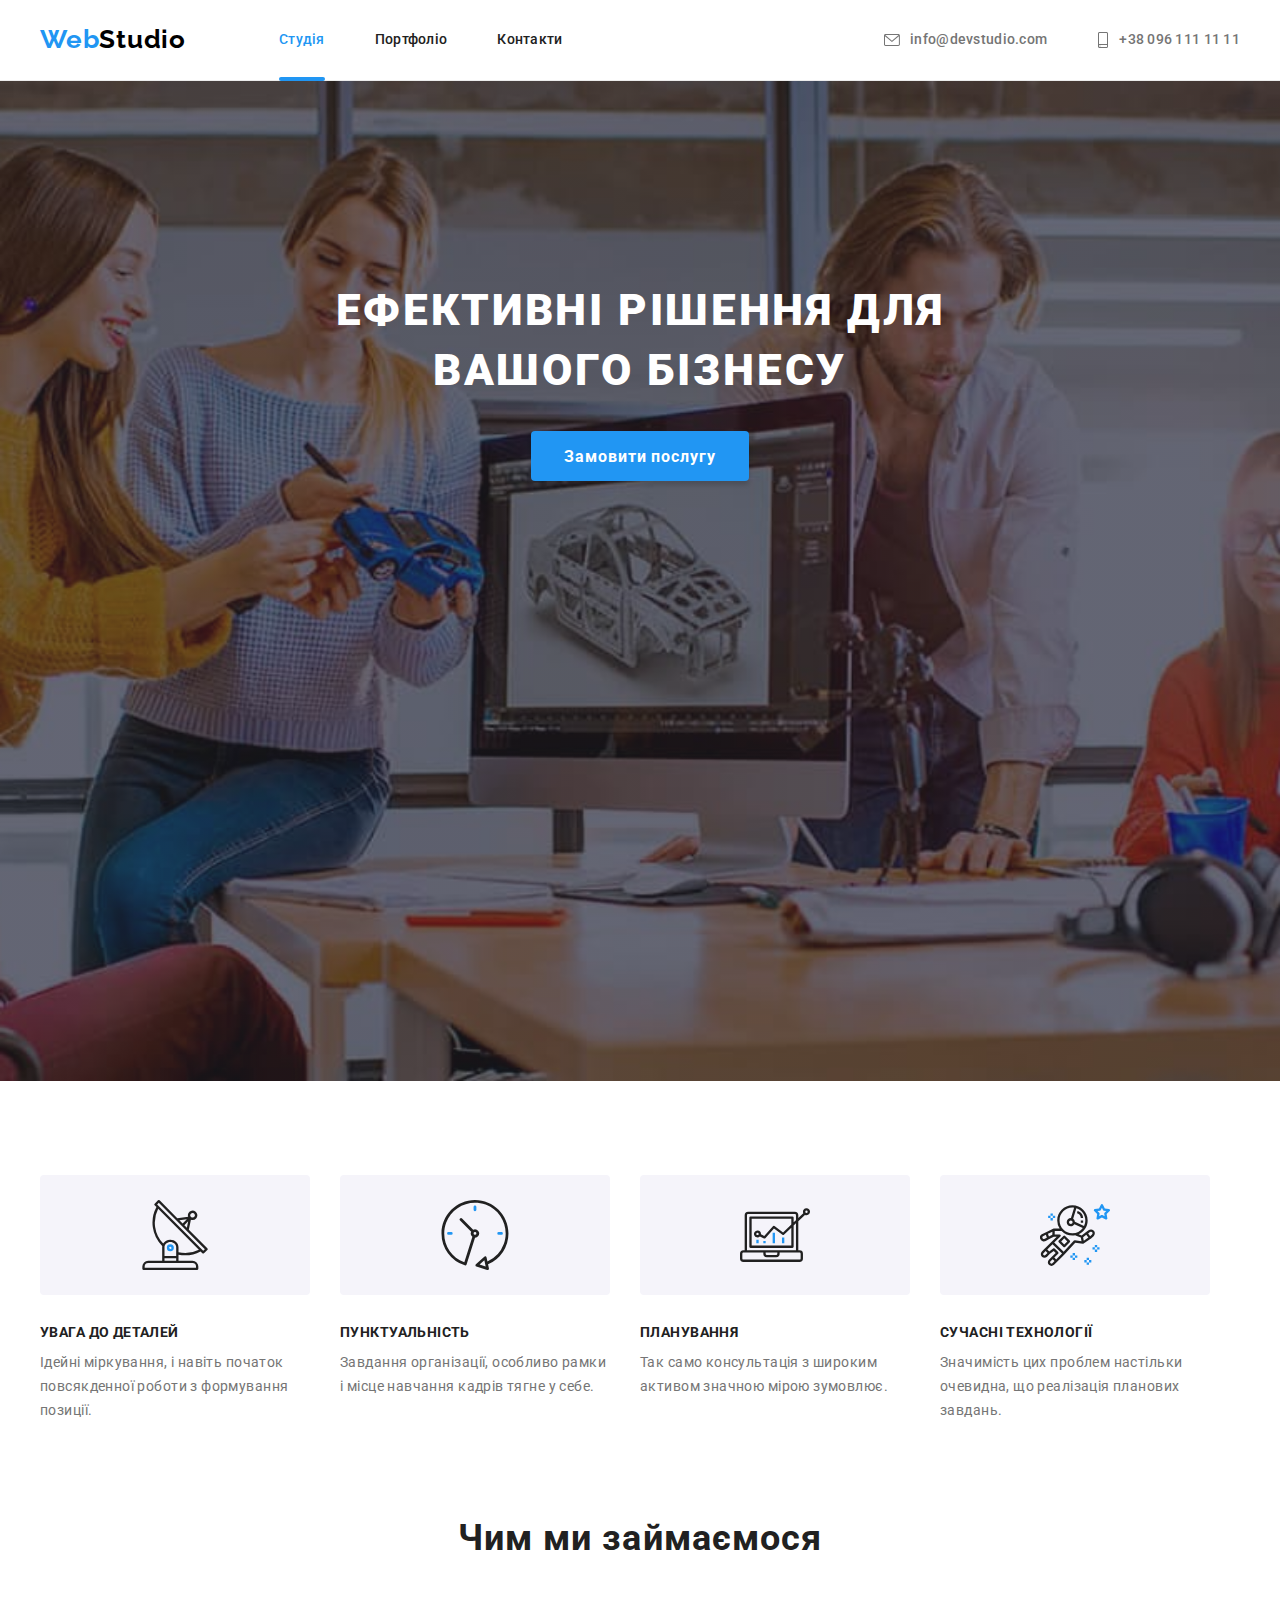
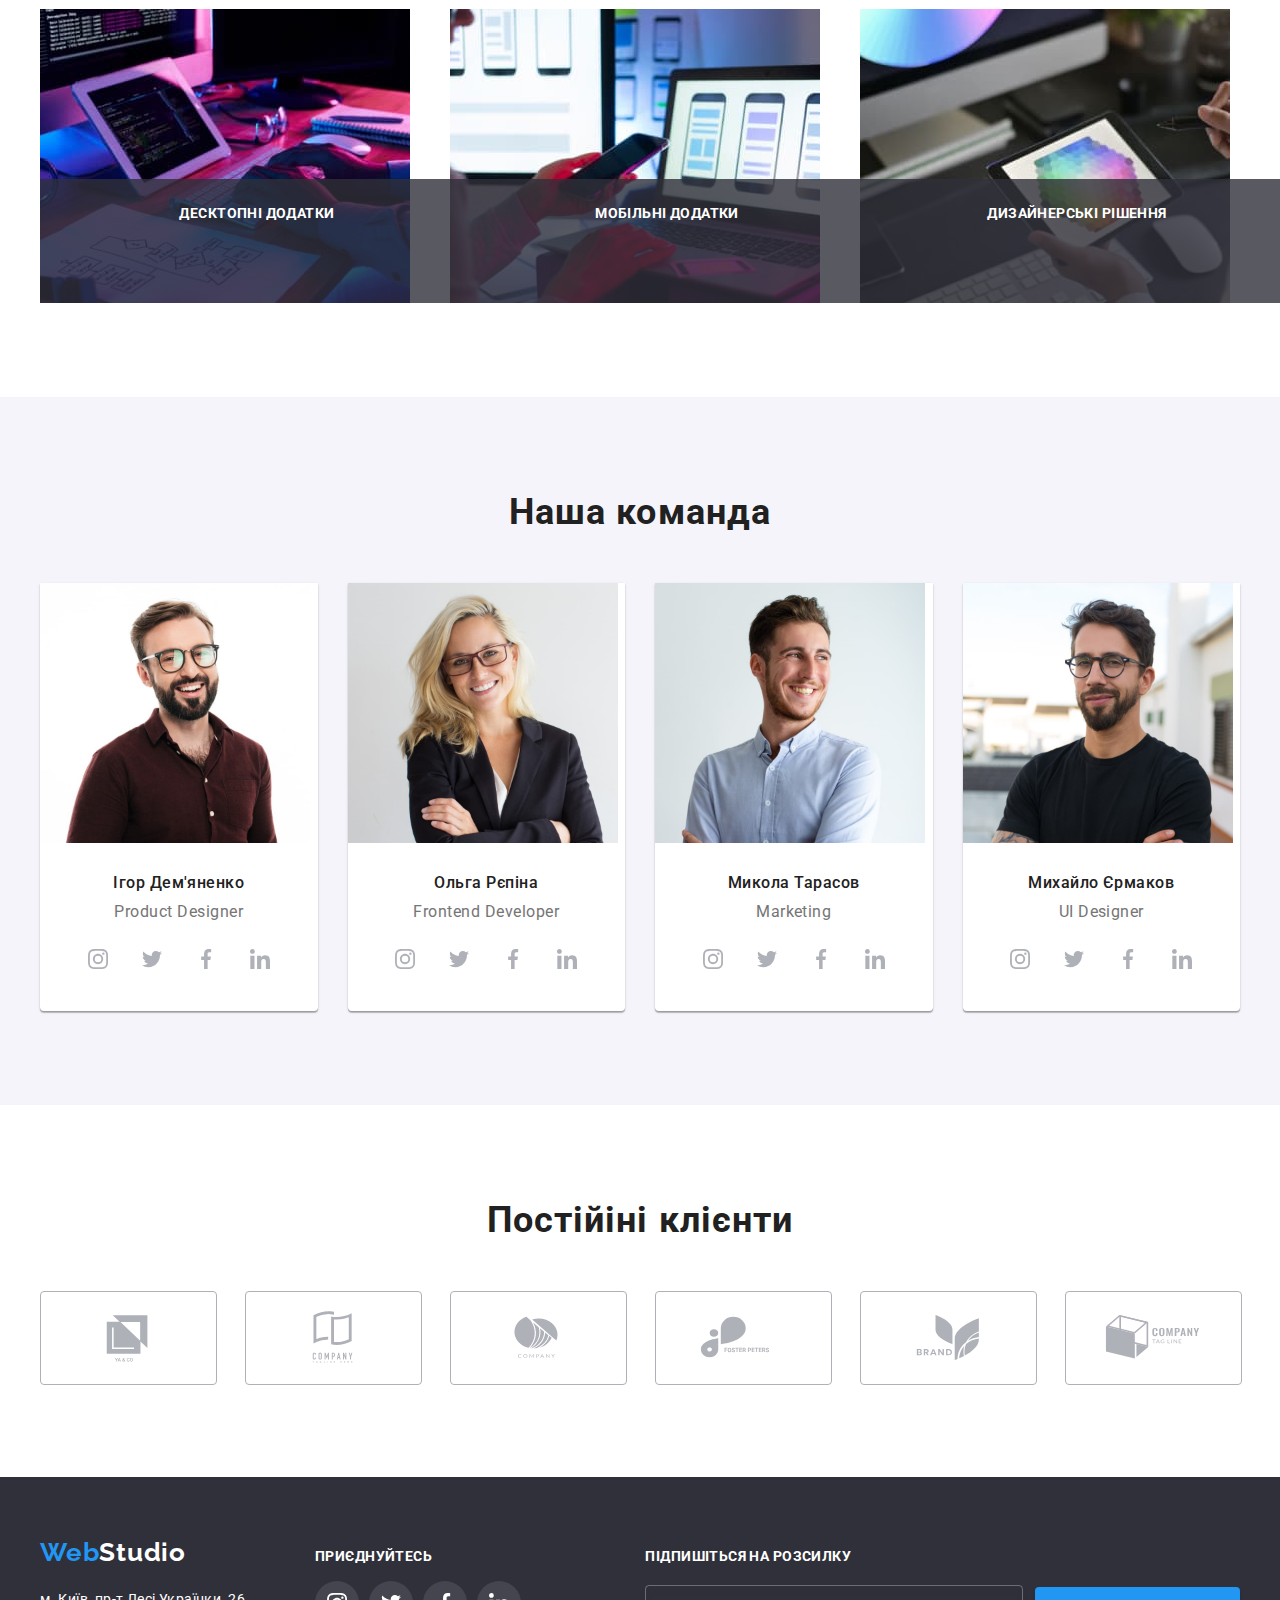
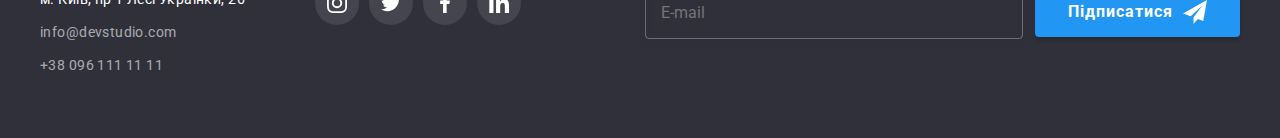
<file: index.html>
<!DOCTYPE html>
<html lang="uk">
  <head>
    <meta charset="UTF-8" />
    <meta http-equiv="X-UA-Compatible" content="IE=edge" />
    <meta name="viewport" content="width=device-width, initial-scale=1.0" />
    <title>Web</title>
    <link rel="preconnect" href="https://fonts.googleapis.com" />
    <link rel="preconnect" href="https://fonts.gstatic.com" crossorigin />
    <link
      href="https://fonts.googleapis.com/css2?family=Raleway:wght@700&family=Roboto:wght@400;500;700;900&display=swap"
      rel="stylesheet"
    />
    <link
      rel="stylesheet"
      href="https://cdnjs.cloudflare.com/ajax/libs/modern-normalize/1.1.0/modern-normalize.min.css"
      integrity="sha512-wpPYUAdjBVSE4KJnH1VR1HeZfpl1ub8YT/NKx4PuQ5NmX2tKuGu6U/JRp5y+Y8XG2tV+wKQpNHVUX03MfMFn9Q=="
      crossorigin="anonymous"
      referrerpolicy="no-referrer"
    />
    <!-- <link rel="stylesheet" href="./css/styles.css" /> -->
    <link rel="stylesheet" href="./css/main.min.css">
  </head>

  <body>
    <header class="header">
      <div class="container header__container">
        <nav class="navigation">
          <a class="logo navigation__logo link logo--margin-header" lang="en" href="./index.html"
            >Web<span class="accent accent--color-dark">Studio</span></a
          >
          <ul class="site-nav">
            <li class="site-nav__item">
              <a class="site-nav__link link current" href="./index.html">Студія</a>
            </li>
            <li class="site-nav__item">
              <a class="site-nav__link link" href="./portfolio.html">Портфоліо</a>
            </li>
            <li class="site-nav__item">
              <a class="site-nav__link link" href="#">Контакти</a>
            </li>
          </ul>
        </nav>
        <ul class="contacts header__contacts">
          <li>
            <a class="contacts__mail link" href="mailto:info@devstudio.com">
              <svg class="contacts__envelop" width="16" height="12">
                <use href="./img/symbol-defs.svg#icon-envelope"></use>
              </svg>
              info@devstudio.com</a
            >
          </li>
          <li>
            <a class="contacts__tel link" href="tel:+380961111111">
              <svg class="contacts__smartphone" width="12" height="16">
                <use href="./img/symbol-defs.svg#icon-smartphone"></use></svg
              >+38 096 111 11 11</a
            >
          </li>
        </ul>
      </div>
    </header>
    <main>
      <section class=" hero section ">
        <div class="container">
          <h1 class="hero__title">Ефективні рішення для вашого бізнесу</h1>
          <button class="btn" type="button" data-modal-open>
            Замовити послугу
          </button>
        </div>
      </section>
      <section class="benefits section">
        <div class="container">
          <h2 class="visually-hidden">Наші переваги</h2>
          <ul class="advantage card__list">
            <li class="card__list__item">
              <div class="card__list__graphics">
                <svg class="card__list__icon" width="70" height="70">
                  <use href="./img/symbol-defs.svg#icon-antenna"></use>
                </svg>
              </div>
              <h3 class="card__list__title">Увага до деталей</h3>
              <p class="card__list__text">
                Ідейні міркування, і навіть початок повсякденної роботи з
                формування позиції.
              </p>
            </li>
            <li class="card__list__item">
              <div class="card__list__graphics">
                <svg class="card__list__icon" width="70" height="70">
                  <use href="./img/symbol-defs.svg#icon-clock"></use>
                </svg>
              </div>
              <h3 class="card__list__title">Пунктуальність</h3>
              <p class="card__list__text">
                Завдання організації, особливо рамки і місце навчання кадрів
                тягне у себе.
              </p>
            </li>
            <li class="card__list__item">
              <div class="card__list__graphics">
                <svg class="card__list__icon" width="70" height="70">
                  <use href="./img/symbol-defs.svg#icon-diagram"></use>
                </svg>
              </div>
              <h3 class="card__list__title">Планування</h3>
              <p class="card__list__text">
                Так само консультація з широким активом значною мірою зумовлює.
              </p>
            </li>
            <li class="card__list__item">
              <div class="card__list__graphics">
                <svg class="card__list__icon" width="70" height="70">
                  <use href="./img/symbol-defs.svg#icon-astronaut"></use>
                </svg>
              </div>
              <h3 class="card__list__title">Сучасні технології</h3>
              <p class="card__list__text">
                Значимість цих проблем настільки очевидна, що реалізація
                планових завдань.
              </p>
            </li>
          </ul>
        </div>
      </section>
      <section class="work__section section ">
        <div class="container">
          <h2 class="section-title">Чим ми займаємося</h2>
          <ul class="product">
            <li class="product__item">
              <img
                src="./img/img1.jpg"
                alt="створення структури"
                width="370"
                height="294"
              />
              <h3 class="product__title">Десктопні додатки</h3>
            </li>
            <li class="product__item">
              <img
                src="img/img2.jpg"
                alt="робота з ноутбуком та телефоном"
                width="370"
                height="294"
              />
              <h3 class="product__title">Мобільні додатки</h3>
            </li>
            <li class="product__item">
              <img
                src="img/img3.jpg"
                alt="робота з планшетом"
                width="370"
                height="294"
              />
              <h3 class="product__title">Дизайнерські рішення</h3>
            </li>
          </ul>
        </div>
      </section>
      <section class="crew section">
        <div class="container">
          <h2 class="section-title">Наша команда</h2>
          <ul class="person person__list">
            <li class="person__list__item">
              <img
                src="img/person1.jpg"
                alt="наші працівники"
                width="270"
                height="260"
              />
              <div class="person__list__card">
                <h3 class="person__list__member">Ігор Дем'яненко</h3>
                <p class="person__list__position" lang="en">Product Designer</p>
                <ul class=" social social__list">
                  <li>
                    <a class="social__link" href="#">
                      <svg class="social__icon" width="20" height="20">
                        <use href="./img/symbol-defs.svg#icon-instagram"></use>
                      </svg>
                    </a>
                  </li>
                  <li>
                    <a class="social__link" href="#">
                      <svg class="social__icon" width="20" height="20">
                        <use href="./img/symbol-defs.svg#icon-twitter"></use>
                      </svg>
                    </a>
                  </li>
                  <li>
                    <a class="social__link" href="#">
                      <svg class="social__icon" width="20" height="20">
                        <use href="./img/symbol-defs.svg#icon-facebook"></use>
                      </svg>
                    </a>
                  </li>
                  <li>
                    <a class="social__link" href="#">
                      <svg class="social__icon" width="20" height="20">
                        <use href="./img/symbol-defs.svg#icon-linkedin"></use>
                      </svg>
                    </a>
                  </li>
                </ul>
              </div>
            </li>
            <li class="person__list__item">
              <img
                src="img/person2.jpg"
                alt="наші працівники"
                width="270"
                height="260"
              />
              <div class="person__list__card">
                <h3 class="person__list__member">Ольга Рєпіна</h3>
                <p class="person__list__position" lang="en">Frontend Developer</p>
                <ul class="social social__list">
                  <li>
                    <a class="social__link" href="#">
                      <svg class="social__icon" width="20" height="20">
                        <use href="./img/symbol-defs.svg#icon-instagram"></use>
                      </svg>
                    </a>
                  </li>
                  <li>
                    <a class="social__link" href="#">
                      <svg class="social__icon" width="20" height="20">
                        <use href="./img/symbol-defs.svg#icon-twitter"></use>
                      </svg>
                    </a>
                  </li>
                  <li>
                    <a class="social__link" href="#">
                      <svg class="social__icon" width="20" height="20">
                        <use href="./img/symbol-defs.svg#icon-facebook"></use>
                      </svg>
                    </a>
                  </li>
                  <li>
                    <a class="social__link" href="#">
                      <svg class="social__icon" width="20" height="20">
                        <use href="./img/symbol-defs.svg#icon-linkedin"></use>
                      </svg>
                    </a>
                  </li>
                </ul>
              </div>
            </li>
            <li class="person__list__item">
              <img
                src="img/person3.jpg"
                alt="наші працівники"
                width="270"
                height="260"
              />
              <div class="person__list__card">
                <h3 class="person__list__member">Микола Тарасов</h3>
                <p class="person__list__position" lang="en">Marketing</p>
                <ul class="social social__list">
                  <li>
                    <a class="social__link" href="#">
                      <svg class="social__icon" width="20" height="20">
                        <use href="./img/symbol-defs.svg#icon-instagram"></use>
                      </svg>
                    </a>
                  </li>
                  <li>
                    <a class="social__link" href="#">
                      <svg class="social__icon" width="20" height="20">
                        <use href="./img/symbol-defs.svg#icon-twitter"></use>
                      </svg>
                    </a>
                  </li>
                  <li>
                    <a class="social__link" href="#">
                      <svg class="social__icon" width="20" height="20">
                        <use href="./img/symbol-defs.svg#icon-facebook"></use>
                      </svg>
                    </a>
                  </li>
                  <li>
                    <a class="social__link" href="#">
                      <svg class="social__icon" width="20" height="20">
                        <use href="./img/symbol-defs.svg#icon-linkedin"></use>
                      </svg>
                    </a>
                  </li>
                </ul>
              </div>
            </li>
            <li class="person__list__item">
              <img
                src="img/person4.jpg"
                alt="наші працівники"
                width="270"
                height="260"
              />
              <div class="person__list__card">
                <h3 class="person__list__member">Михайло Єрмаков</h3>
                <p class="person__list__position" lang="en">UI Designer</p>
                <ul class="social social__list">
                  <li>
                    <a class="social__link" href="#">
                      <svg class="social__icon" width="20" height="20">
                        <use href="./img/symbol-defs.svg#icon-instagram"></use>
                      </svg>
                    </a>
                  </li>
                  <li>
                    <a class="social__link" href="#">
                      <svg class="social__icon" width="20" height="20">
                        <use href="./img/symbol-defs.svg#icon-twitter"></use>
                      </svg>
                    </a>
                  </li>
                  <li>
                    <a class="social__link" href="#">
                      <svg class="social__icon" width="20" height="20">
                        <use href="./img/symbol-defs.svg#icon-facebook"></use>
                      </svg>
                    </a>
                  </li>
                  <li>
                    <a class="social__link" href="#">
                      <svg class="social__icon" width="20" height="20">
                        <use href="./img/symbol-defs.svg#icon-linkedin"></use>
                      </svg>
                    </a>
                  </li>
                </ul>
              </div>
            </li>
          </ul>
        </div>
      </section>
      <section class="section customers">
        <div class="container">
          <h2 class="clients-title section-title">Постійіні клієнти</h2>
          <ul class="clients clients__list">
            <li class="clients__item">
              <a class="clients__link" href="#">
                <svg class="clients__logo" width="106" height="60">
                  <use href="./img/symbol-defs.svg#icon-logo-1"></use>
                </svg>
              </a>
            </li>
            <li class="clients__item">
              <a class="clients__link" href="#">
                <svg class="clients__logo" width="106" height="60">
                  <use href="./img/symbol-defs.svg#icon-logo-2"></use>
                </svg>
              </a>
            </li>
            <li class="clients__item">
              <a class="clients__link" href="#">
                <svg class="clients__logo" width="106" height="60">
                  <use href="./img/symbol-defs.svg#icon-logo-3"></use>
                </svg>
              </a>
            </li>
            <li class="clients__item">
              <a class="clients__link" href="#">
                <svg class="clients__logo" width="106" height="60">
                  <use href="./img/symbol-defs.svg#icon-logo-4"></use>
                </svg>
              </a>
            </li>
            <li class="clients__item">
              <a class="clients__link" href="#">
                <svg class="clients__logo" width="106" height="60">
                  <use href="./img/symbol-defs.svg#icon-logo-5"></use>
                </svg>
              </a>
            </li>
            <li class="clients__item">
              <a class="clients__link" href="#">
                <svg class="clients__logo" width="106" height="60">
                  <use href="./img/symbol-defs.svg#icon-logo-6"></use>
                </svg>
              </a>
            </li>
          </ul>
        </div>
      </section>
    </main>
    <footer class="footer">
      <div class="container footer-container">
        <div class="main-part">
          <a class="logo link logo--margin-footer" lang="en" href="./index.html"
            >Web<span class="accent accent--color-light">Studio</span></a
          >
          <address class="address">
            <ul>
              <li class="footer-item">
                <a
                  class="footer-location place link"
                  href="https://goo.gl/maps/qjkYtsCH6BRkbTAi8"
                  target="_blank"
                  rel="noopener noreferrer nofollow"
                  >м. Київ, пр-т Лесі Українки, 26</a
                >
              </li>
              <li class="footer-item">
                <a class="footer-mail link" href="mailto:info@devstudio.com"
                  >info@devstudio.com</a
                >
              </li>
              <li class="footer-item">
                <a class="footer-tel link" href="tel:+380961111111"
                  >+38 096 111 11 11</a
                >
              </li>
            </ul>
          </address>
        </div>
        <div class=" social footer__social">
          <p class="social__text">приєднуйтесь</p>
          <ul class="social__list">
            <li>
              <a class="social__link socials" href="#">
                <svg class="social__icon" width="20" height="20">
                  <use href="./img/symbol-defs.svg#icon-instagram"></use>
                </svg>
              </a>
            </li>
            <li>
              <a class="social__link socials" href="#">
                <svg class="social__icon" width="20" height="20">
                  <use href="./img/symbol-defs.svg#icon-twitter"></use>
                </svg>
              </a>
            </li>
            <li>
              <a class="social__link socials" href="#">
                <svg class="social__icon" width="20" height="20">
                  <use href="./img/symbol-defs.svg#icon-facebook"></use>
                </svg>
              </a>
            </li>
            <li>
              <a class="social__link socials" href="#">
                <svg class="social__icon" width="20" height="20">
                  <use href="./img/symbol-defs.svg#icon-linkedin"></use>
                </svg>
              </a>
            </li>
          </ul>
        </div>
        <div class="subscription">
          <p class="subs-text">Підпишіться на розсилку</p>
          <form class="footer-form">
            <label class="footer-label">
              <input class="footer-input" type="email" name="mail"
              placeholder=" " />
              <span class="footer-mail-label">E-mail</span>
            </label>
            <button class="btn subs-bt" type="submit">
              <span class="subs-bt-text">Підписатися</span>
              <svg class="send-icon" width="24" height="24">
                <use href="./img/symbol-defs.svg#icon-send-footer"></use>
              </svg>
            </button>
          </form>
        </div>
      </div>
    </footer>
    <div class="backdrop is-hidden" data-modal>
      <div class="modal">
        <button data-modal-close type="button" class="modal-bt">
          <svg class="modal-close" width="18" height="18">
            <use href="./img/symbol-defs.svg#icon-close"></use>
          </svg>
        </button>
        <b class="form-title">Залиште свої дані, ми вам передзвонимо</b>
        <form>
          <div class="form-field">
            <label class="form-label" for="name">Ім'я</label>
            <input class="form-input" type="text" name="name" id="name" />
            <svg class="modal-input-icon" width="18" height="18">
              <use href="./img/symbol-defs.svg#icon-person-modal"></use>
            </svg>
          </div>

          <div class="form-field">
            <label class="form-label" for="tel">Телефон</label>
            <input class="form-input" type="tel" name="tel" id="tel" required />
            <svg class="modal-input-icon" width="18" height="18">
              <use href="./img/symbol-defs.svg#icon-phone-modal"></use>
            </svg>
          </div>

          <div class="form-field">
            <label class="form-label" for="mail">Пошта</label>
            <input
              class="form-input"
              type="email"
              name="mail"
              id="mail"
              required
            />
            <svg class="modal-input-icon" width="18" height="18">
              <use href="./img/symbol-defs.svg#icon-email-modal"></use>
            </svg>
          </div>

          <div class="form-field">
            <label class="form-label" for="coment">Коментар</label>
            <textarea
              class="form-coment"
              name="coment"
              id="coment"
              placeholder="Введіть текст"
            ></textarea>
          </div>

          <div class="form-field form-checkbox">
            <label class="label-checkbox">
              <input
                class="checkbox visually-hidden"
                type="checkbox"
                name="confirm"
                value="confirm"
              />
              <span class="icon-confirm">
                <svg class="icon-check" width="16" height="15">
                 <use href="./img/symbol-defs.svg#icon-check-modal">
                 </use>
                </svg>
              </span>
              Погоджуюся з розсилкою та приймаю
            </label>
            <a class="contract-modal" href="#">Умови договору</a>
          </div>

          <button class="btn hero-bt-modal" type="submit">Відправити</button>
        </form>
      </div>
    </div>
    <script src="./js/modal.js"></script>
  </body>
</html>
</file>
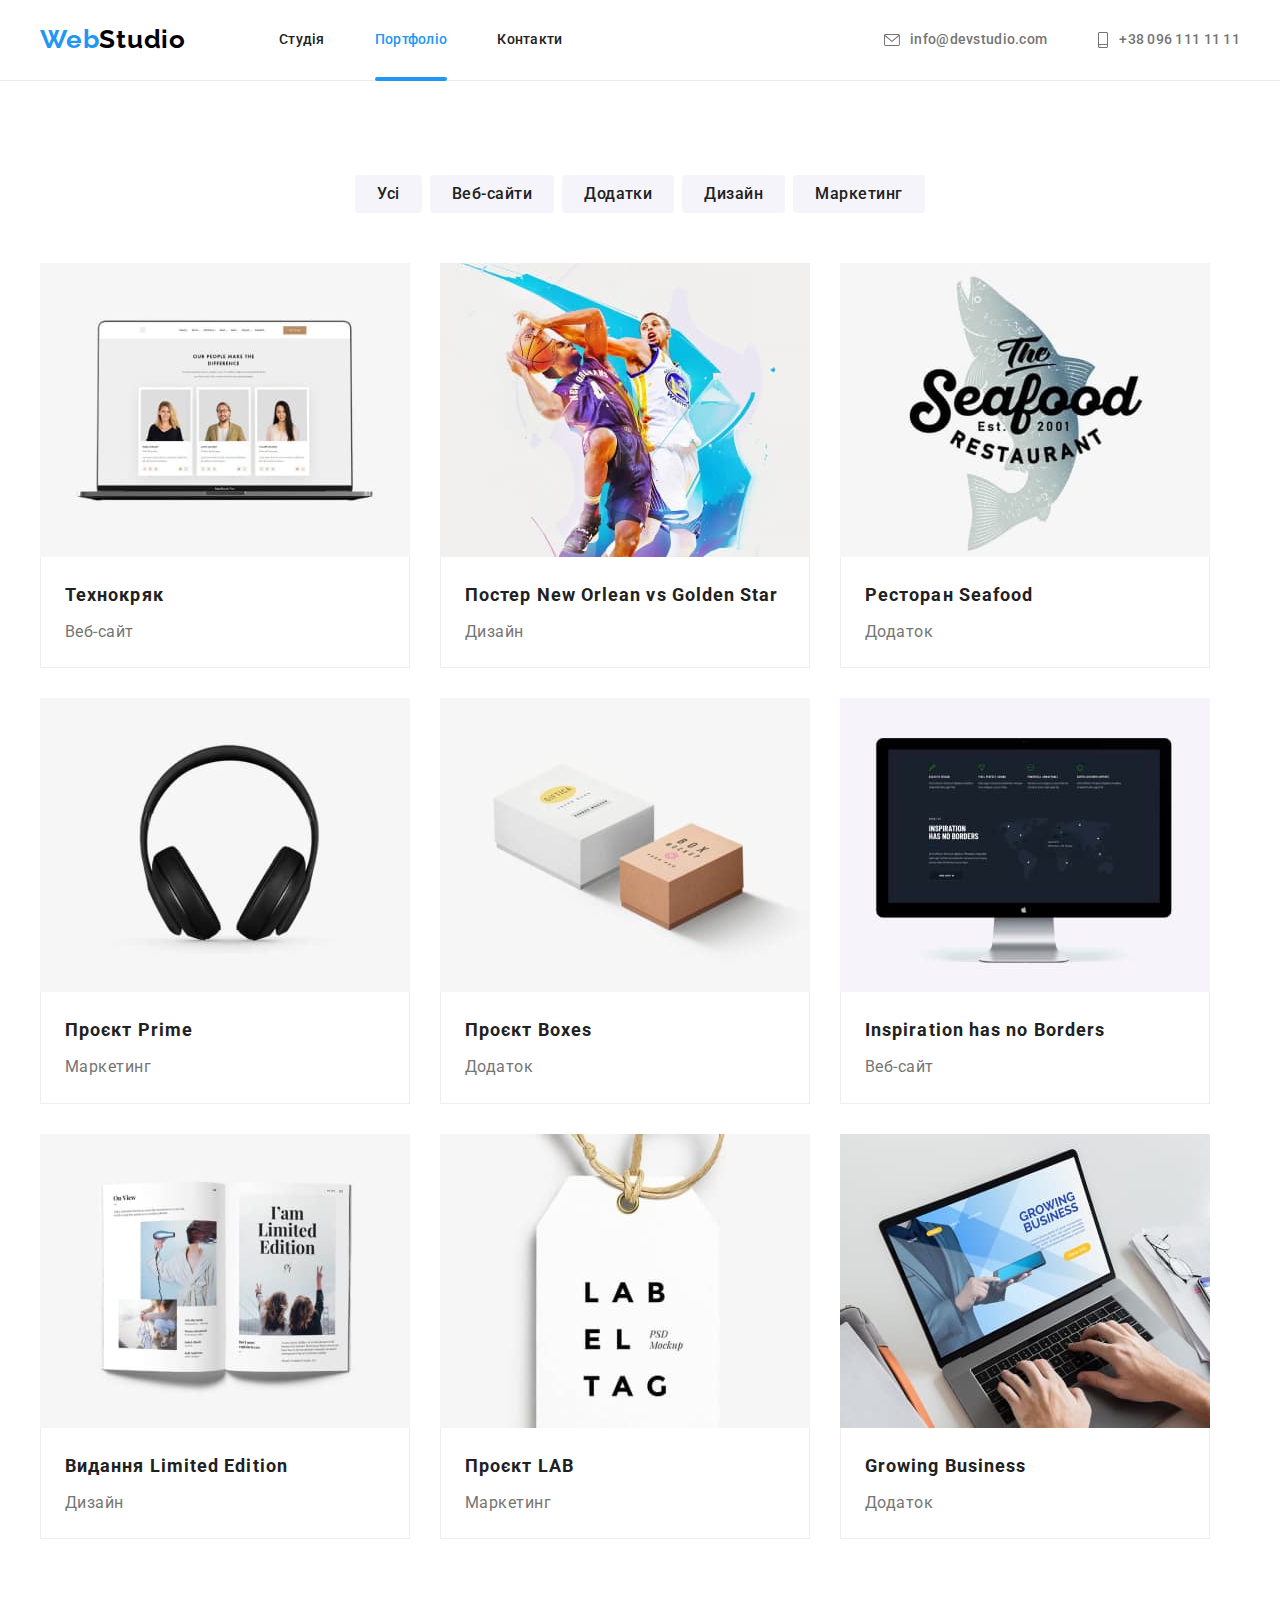
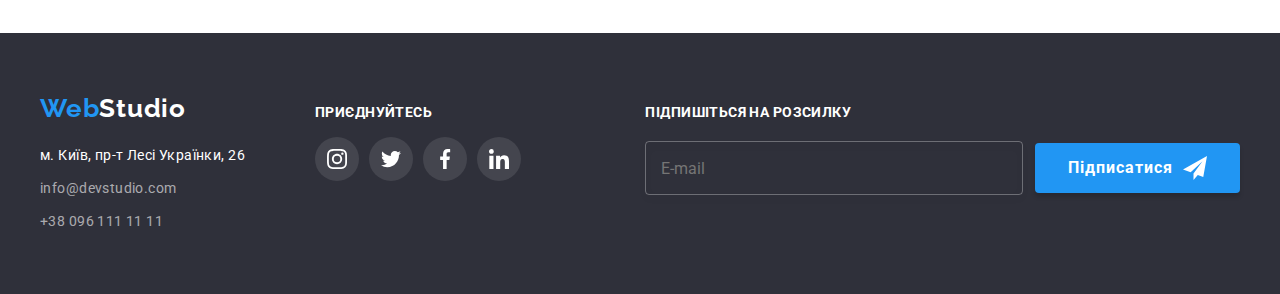
<file: portfolio.html>
<!DOCTYPE html>
<html lang="uk">
  <head>
    <meta charset="UTF-8" />
    <meta http-equiv="X-UA-Compatible" content="IE=edge" />
    <meta name="viewport" content="width=device-width, initial-scale=1.0" />
    <title>Web</title>
    <link rel="preconnect" href="https://fonts.googleapis.com" />
    <link rel="preconnect" href="https://fonts.gstatic.com" crossorigin />
    <link
      href="https://fonts.googleapis.com/css2?family=Raleway:wght@700&family=Roboto:wght@400;500;700;900&display=swap"
      rel="stylesheet"
    />
    <link
      rel="stylesheet"
      href="https://cdnjs.cloudflare.com/ajax/libs/modern-normalize/1.1.0/modern-normalize.min.css"
      integrity="sha512-wpPYUAdjBVSE4KJnH1VR1HeZfpl1ub8YT/NKx4PuQ5NmX2tKuGu6U/JRp5y+Y8XG2tV+wKQpNHVUX03MfMFn9Q=="
      crossorigin="anonymous"
      referrerpolicy="no-referrer"
    />
    <!-- <link rel="stylesheet" href="./css/styles.css" /> -->
    <link rel="stylesheet" href="./css/main.min.css">
  </head>

  <body>
    <header class="header">
      <div class="container header__container">
        <nav class="navigation">
          <a class="logo navigation__logo link logo--margin-header" lang="en" href="./index.html">Web<span
              class="accent accent--color-dark">Studio</span></a>
          <ul class="site-nav">
            <li class="site-nav__item">
              <a class="site-nav__link link " href="./index.html">Студія</a>
            </li>
            <li class="site-nav__item">
              <a class="site-nav__link link current" href="./portfolio.html">Портфоліо</a>
            </li>
            <li class="site-nav__item">
              <a class="site-nav__link link" href="#">Контакти</a>
            </li>
          </ul>
        </nav>
        <ul class="contacts header__contacts">
          <li>
            <a class="contacts__mail link" href="mailto:info@devstudio.com">
              <svg class="contacts__envelop" width="16" height="12">
                <use href="./img/symbol-defs.svg#icon-envelope"></use>
              </svg>
              info@devstudio.com</a>
          </li>
          <li>
            <a class="contacts__tel link" href="tel:+380961111111">
              <svg class="contacts__smartphone" width="12" height="16">
                <use href="./img/symbol-defs.svg#icon-smartphone"></use>
              </svg>+38 096 111 11 11</a>
          </li>
        </ul>
      </div>
    </header>

    <main>
      <section class="section">
        <div class="container">
          <h1 class="visually-hidden">Наші пропозиції</h1>
          <!--switch-->
          <ul class="filter-list">
            <li><button class="filter-bt" type="button">Усі</button></li>
            <li><button class="filter-bt" type="button">Веб-сайти</button></li>
            <li><button class="filter-bt" type="button">Додатки</button></li>
            <li><button class="filter-bt" type="button">Дизайн</button></li>
            <li><button class="filter-bt" type="button">Маркетинг</button></li>
          </ul>
          <!--pictures-->
          <ul class="project-list">
            <li class="project-item">
              <a class="project-link" href="#">
                <div class="hidden-card">
                  <img
                    src="./img/advert-1.jpg"
                    alt="екран ноутбуку"
                    width="370"
                  />
                  <p class="hidden-text">
                    Ресурс пропонує комплексні пропозиції з різним рівнем
                    функціоналу та сервісів. Все це дозволить відвідувачу
                    отримати вичерпні відомості про компанію чи приватну особу.
                  </p>
                </div>
                <div class="project-card">
                  <h2 class="project-title">Технокряк</h2>
                  <p class="project-text">Веб-сайт</p>
                </div>
              </a>
            </li>
            <li class="project-item">
              <a class="project-link" href="#">
                <div class="hidden-card">
                  <img
                    src="./img/advert-2.jpg"
                    alt="баскетболісти"
                    width="370"
                  />
                  <p class="hidden-text">
                    Ресурс пропонує комплексні пропозиції з різним рівнем
                    функціоналу та сервісів. Все це дозволить відвідувачу
                    отримати вичерпні відомості про компанію чи приватну особу.
                  </p>
                </div>
                <div class="project-card">
                  <h2 class="project-title">
                    Постер New Orlean vs Golden Star
                  </h2>
                  <p class="project-text">Дизайн</p>
                </div>
              </a>
            </li>
            <li class="project-item">
              <a class="project-link" href="#">
                <div class="hidden-card">
                  <img
                    src="./img/advert-3.jpg"
                    alt="реклама ресторану"
                    width="370"
                  />
                  <p class="hidden-text">
                    Ресурс пропонує комплексні пропозиції з різним рівнем
                    функціоналу та сервісів. Все це дозволить відвідувачу
                    отримати вичерпні відомості про компанію чи приватну особу.
                  </p>
                </div>
                <div class="project-card">
                  <h2 class="project-title">Ресторан Seafood</h2>
                  <p class="project-text">Додаток</p>
                </div>
              </a>
            </li>
            <li class="project-item">
              <a class="project-link" href="#"
                ><div class="hidden-card">
                  <img src="./img/advert-4.jpg" alt="навушники" width="370" />
                  <p class="hidden-text">
                    Ресурс пропонує комплексні пропозиції з різним рівнем
                    функціоналу та сервісів. Все це дозволить відвідувачу
                    отримати вичерпні відомості про компанію чи приватну особу.
                  </p>
                </div>
                <div class="project-card">
                  <h2 class="project-title">Проєкт Prime</h2>
                  <p class="project-text">Маркетинг</p>
                </div>
              </a>
            </li>
            <li class="project-item">
              <a class="project-link" href="#">
                <div class="hidden-card">
                  <img src="./img/advert-5.jpg" alt="коробочки" width="370" />
                  <p class="hidden-text">
                    Ресурс пропонує комплексні пропозиції з різним рівнем
                    функціоналу та сервісів. Все це дозволить відвідувачу
                    отримати вичерпні відомості про компанію чи приватну особу.
                  </p>
                </div>
                <div class="project-card">
                  <h2 class="project-title">Проєкт Boxes</h2>
                  <p class="project-text">Додаток</p>
                </div>
              </a>
            </li>
            <li class="project-item">
              <a class="project-link" href="#"
                ><div class="hidden-card">
                  <img src="./img/advert-6.jpg" alt=" монітор" width="370" />
                  <p class="hidden-text">
                    Ресурс пропонує комплексні пропозиції з різним рівнем
                    функціоналу та сервісів. Все це дозволить відвідувачу
                    отримати вичерпні відомості про компанію чи приватну особу.
                  </p>
                </div>
                <div class="project-card">
                  <h2 class="project-title">Inspiration has no Borders</h2>
                  <p class="project-text">Веб-сайт</p>
                </div>
              </a>
            </li>
            <li class="project-item">
              <a class="project-link" href="#">
                <div class="hidden-card">
                  <img src="./img/advert-7.jpg" alt="книга" width="370" />
                  <p class="hidden-text">
                    Ресурс пропонує комплексні пропозиції з різним рівнем
                    функціоналу та сервісів. Все це дозволить відвідувачу
                    отримати вичерпні відомості про компанію чи приватну особу.
                  </p>
                </div>
                <div class="project-card">
                  <h2 class="project-title">Видання Limited Edition</h2>
                  <p class="project-text">Дизайн</p>
                </div>
              </a>
            </li>
            <li class="project-item">
              <a class="project-link" href="#">
                <div class="hidden-card">
                  <img src="./img/advert-8.jpg" alt="бірка" width="370" />
                  <p class="hidden-text">
                    Ресурс пропонує комплексні пропозиції з різним рівнем
                    функціоналу та сервісів. Все це дозволить відвідувачу
                    отримати вичерпні відомості про компанію чи приватну особу.
                  </p>
                </div>
                <div class="project-card">
                  <h2 class="project-title">Проєкт LAB</h2>
                  <p class="project-text">Маркетинг</p>
                </div>
              </a>
            </li>
            <li class="project-item">
              <a class="project-link" href="#">
                <div class="hidden-card">
                  <img
                    src="./img/advert-9.jpg"
                    alt="робота за ноутбуком"
                    width="370"
                  />
                  <p class="hidden-text">
                    Ресурс пропонує комплексні пропозиції з різним рівнем
                    функціоналу та сервісів. Все це дозволить відвідувачу
                    отримати вичерпні відомості про компанію чи приватну особу.
                  </p>
                </div>
                <div class="project-card">
                  <h2 class="project-title">Growing Business</h2>
                  <p class="project-text">Додаток</p>
                </div>
              </a>
            </li>
          </ul>
        </div>
      </section>
    </main>
    <footer class="footer">
<div class="container footer-container">
  <div class="main-part">
    <a class="logo link logo--margin-footer" lang="en" href="./index.html">Web<span class="accent accent--color-light">Studio</span></a>
    <address class="address">
      <ul>
        <li class="footer-item">
          <a class="footer-location place link" href="https://goo.gl/maps/qjkYtsCH6BRkbTAi8" target="_blank"
            rel="noopener noreferrer nofollow">м. Київ, пр-т Лесі Українки, 26</a>
        </li>
        <li class="footer-item">
          <a class="footer-mail link" href="mailto:info@devstudio.com">info@devstudio.com</a>
        </li>
        <li class="footer-item">
          <a class="footer-tel link" href="tel:+380961111111">+38 096 111 11 11</a>
        </li>
      </ul>
    </address>
  </div>
  <div class=" social footer__social">
    <p class="social__text">приєднуйтесь</p>
    <ul class="social__list">
      <li>
        <a class="social__link socials" href="#">
          <svg class="social__icon" width="20" height="20">
            <use href="./img/symbol-defs.svg#icon-instagram"></use>
          </svg>
        </a>
      </li>
      <li>
        <a class="social__link socials" href="#">
          <svg class="social__icon" width="20" height="20">
            <use href="./img/symbol-defs.svg#icon-twitter"></use>
          </svg>
        </a>
      </li>
      <li>
        <a class="social__link socials" href="#">
          <svg class="social__icon" width="20" height="20">
            <use href="./img/symbol-defs.svg#icon-facebook"></use>
          </svg>
        </a>
      </li>
      <li>
        <a class="social__link socials" href="#">
          <svg class="social__icon" width="20" height="20">
            <use href="./img/symbol-defs.svg#icon-linkedin"></use>
          </svg>
        </a>
      </li>
    </ul>
  </div>
  <div class="subscription">
    <p class="subs-text">Підпишіться на розсилку</p>
    <form class="footer-form">
      <label class="footer-label">
        <input class="footer-input" type="email" name="mail" placeholder=" " />
        <span class="footer-mail-label">E-mail</span>
      </label>
      <button class="btn subs-bt" type="submit">
        <span class="subs-bt-text">Підписатися</span>
        <svg class="send-icon" width="24" height="24">
          <use href="./img/symbol-defs.svg#icon-send-footer"></use>
        </svg>
      </button>
    </form>
  </div>
</div>    </footer>
  </body>
</html>
</file>
<file: css/main.min.css>
:root{--primary-text-color: #757575;--accent-color: #2196f3;--primary-bkg-color: #ffffff;--primary-bkg-bt-color: #f5f4fa;--primary-title-color: #212121;--bkg-footer-color: #2f303a;--primary-logo-color: #afb1b8;--transition-duration: 250ms;--transition-cub: cubic-bezier(0.4, 0, 0.2, 1);--bt-bkg--hover-color: #188ce8;--main-font-style: "roboto"}.footer-mail,.footer-tel,.site-nav__link,.contacts__mail,.contacts__tel{transition:color var(--transition-duration) var(--transition-cub)}.modal{position:absolute;left:50%;top:50%}.visually-hidden{position:absolute;width:1px;height:1px;margin:-1px;border:0;padding:0;white-space:nowrap;-webkit-clip-path:inset(100%);clip-path:inset(100%);clip:rect(0 0 0 0);overflow:hidden}p,h1,h2,h3,h4,h5,h6{margin:0}ul{margin:0;padding-left:0;list-style:none}address{font-style:normal}.link{text-decoration:none}body{font-family:var(--main-font-style),sans-serif;color:var(--primary-text-color);margin:0}button{cursor:pointer;border:1px solid rgba(0,0,0,0)}img{display:block;max-width:100%;height:auto}.section{padding-top:94px;padding-bottom:94px}.container{width:1200px;padding-left:15px;padding-right:15px;margin:0 auto}.logo{font-family:"Raleway",sans-serif;font-style:normal;font-weight:700;font-size:26px;line-height:1.19;letter-spacing:.03em;color:var(--accent-color);display:block}.logo--margin-header{margin-right:93px}.logo--margin-footer{margin-bottom:20px}.accent--color-dark{color:#000}.accent--color-light{color:#fff}.section-title{font-weight:700;font-size:36px;line-height:1.17;text-align:center;letter-spacing:.03em;color:var(--primary-title-color);margin-bottom:50px}.btn{min-width:216px;height:50px;font-family:inherit;font-weight:700;font-size:16px;line-height:1.87;display:block;align-items:center;text-align:center;letter-spacing:.06em;color:var(--primary-bkg-color);background:var(--accent-color);box-shadow:0px 4px 4px rgba(0,0,0,.15);border-radius:4px;cursor:pointer;margin:0 auto;margin-top:30px;padding:10px 32px;transition:background-color var(--transition-duration) var(--transition-cub)}.btn:hover,.btn:focus{background-color:var(--bt-bkg--hover-color)}.backdrop{position:fixed;top:0;left:0;width:100%;height:100%;background-color:rgba(0,0,0,.2);opacity:1;transition:opacity 500ms cubic-bezier(0.4, 0, 0.2, 1),visibility 500ms cubic-bezier(0.4, 0, 0.2, 1)}.backdrop.is-hidden{opacity:0;pointer-events:none;visibility:hidden}.backdrop.is-hidden .modal{transform:translate(-50%, -50%) scale(0.4)}.modal{transform:translate(-50%, -50%) scale(1);min-width:528px;min-height:581px;background-color:var(--primary-bkg-color);padding:40px;box-shadow:0px 1px 3px rgba(0,0,0,.12),0px 1px 1px rgba(0,0,0,.14),0px 2px 1px rgba(0,0,0,.2);border-radius:4px;transition:transform 700ms cubic-bezier(0.075, 0.82, 0.165, 1)}.modal-bt{background-color:inherit;display:flex;width:30px;height:30px;border-radius:50%;align-items:center;justify-content:center;border:1px solid rgba(0,0,0,.1);position:absolute;right:8px;top:8px}.modal-close{fill:currentColor}.modal-bt:focus .modal-close,.modal-bt:hover .modal-close{color:var(--accent-color)}.form-title{margin-top:0px;margin-bottom:12px;text-align:center;font-weight:700;font-size:20px;line-height:1.15;text-align:center;letter-spacing:.03em;color:var(--primary-title-color);display:block}.form-field{display:flex;flex-direction:column;margin-bottom:10px;position:relative}.form-field:nth-child(4){margin-bottom:0px}.form-label{margin-bottom:4px;font-weight:400;font-size:12px;line-height:1.17;letter-spacing:.01em}.form-input,.form-coment{border:1px solid rgba(33,33,33,.2);border-radius:4px;width:100%;height:40px;color:#000;padding-left:42px;outline:rgba(0,0,0,0);transition:border-color var(--transition-duration) var(--transition-cub)}.form-input:focus,.form-coment:focus{border-color:var(--accent-color)}.form-coment{padding:12px 16px;height:120px;resize:none}.form-coment::-moz-placeholder{font-weight:400;font-size:12px;line-height:1.17;letter-spacing:.01em;color:rgba(117,117,117,.5)}.form-coment:-ms-input-placeholder{font-weight:400;font-size:12px;line-height:1.17;letter-spacing:.01em;color:rgba(117,117,117,.5)}.form-coment::placeholder{font-weight:400;font-size:12px;line-height:1.17;letter-spacing:.01em;color:rgba(117,117,117,.5)}.modal-input-icon{position:absolute;left:12px;top:50%;fill:currentColor}.form-input:focus+.modal-input-icon{fill:var(--accent-color)}.form-checkbox{margin-top:20px;margin-bottom:30px;align-items:center;flex-direction:row;gap:10px;font-weight:400;font-size:14px;line-height:1.71;letter-spacing:.03em;justify-content:center}.label-checkbox{display:flex;gap:7px;align-items:center}.icon-confirm{display:flex;width:16px;height:15px;border:2px solid #212121;border-radius:4px;align-items:center;justify-content:center;fill:rgba(0,0,0,0)}.checkbox:checked+.icon-confirm{background-color:var(--accent-color);border:var(--accent-color);background-origin:border-box;fill:#fff}.checkbox:focus+.icon-confirm{border-color:var(--accent-color)}.contract-modal{display:block;text-decoration:none;border-bottom:100% solid #2196f3;color:#2196f3;position:relative}.contract-modal::after{display:inline-block;content:"";width:100%;height:1px;background-color:currentColor;position:absolute;bottom:5px;right:0}.hero-bt-modal,.subs-bt{margin-top:0;min-width:200px}.header{background-color:var(--primary-bkg-color);border-bottom:1px solid #ececec}.header__container{display:flex}.navigation{display:flex}.navigation__logo{display:inline-block;padding-top:24px;padding-bottom:25px}.site-nav__link,.contacts__mail,.contacts__tel{padding-top:32px;padding-bottom:32px;display:block}.site-nav,.contacts{display:flex;gap:50px}.header__contacts{margin-left:auto}.site-nav__link{font-weight:500;font-size:14px;line-height:1.14;letter-spacing:.02em;color:var(--primary-title-color)}.site-nav__link:hover,.site-nav__link:focus{color:var(--accent-color)}.current{color:var(--accent-color);position:relative}.current::after{display:inline-block;content:"";width:100%;height:4px;border-radius:2px;background-color:currentColor;position:absolute;bottom:-1px;right:0}.contacts__mail,.contacts__tel{display:flex;font-weight:500;font-size:14px;line-height:1.14;letter-spacing:.02em;color:var(--primary-text-color);align-items:center}.contacts__mail:hover,.contacts__mail:focus,.contacts__tel:hover,.contacts__tel:focus{color:var(--accent-color)}.contacts__envelop,.contacts__smartphone{margin-right:10px;fill:currentColor}.section.hero{background-color:#c4c4c4;padding-top:200px;padding-bottom:200px;background-image:linear-gradient(rgba(47, 48, 58, 0.4), rgba(47, 48, 58, 0.4)),url("../img/hero.jpg");background-repeat:no-repeat;background-size:cover;background-position:center;margin-left:auto;margin-right:auto;max-width:1600px;height:600px}.hero__title{font-weight:900;font-size:44px;line-height:1.36;text-align:center;letter-spacing:.06em;text-transform:uppercase;color:var(--primary-bkg-color);width:696px;margin:0 auto}.card__list{display:flex}.card__list__item:not(:last-child){margin-right:30px}.card__list__graphics{display:flex;background-color:var(--primary-bkg-bt-color);height:120px;margin-bottom:30px;justify-content:center;border-radius:4px;align-items:center}.card__list__icon{width:70px;height:70px}.card__list__title{font-weight:700;font-size:14px;line-height:1.14;letter-spacing:.03em;text-transform:uppercase;color:var(--primary-title-color)}.card__list__text{font-weight:400;font-size:14px;line-height:1.71;letter-spacing:.03em;margin-top:10px;width:270px}.work__section{padding-top:0px;padding-bottom:94px}.product{display:flex;gap:30px}.product__item{width:calc((100% - 60px)/3);position:relative;display:flex}.product__title{position:absolute;width:100%;height:70px;background-color:rgba(47,48,58,.8);bottom:0;text-align:center;font-size:14px;line-height:1.14;letter-spacing:.03em;text-transform:uppercase;color:#fff;padding:27px}.crew{background:var(--primary-bkg-bt-color)}.person__list{display:flex}.person__list__item{background:var(--primary-bkg-color);padding-top:0px;margin-right:30px;width:calc((100% - 90px)/4);box-shadow:0px 1px 3px rgba(0,0,0,.12),0px 1px 1px rgba(0,0,0,.14),0px 2px 1px rgba(0,0,0,.2);border-radius:0px 0px 4px 4px}.person__list__item:last-child{margin-right:0px}.person__list__card{padding-top:30px;padding-bottom:30px}.social__list{display:flex;justify-content:center;gap:10px;margin-top:16px;align-items:center}.social__link{display:flex;width:44px;height:44px;border-radius:50%;align-items:center;justify-content:center;color:var(--primary-logo-color);transition:color var(--transition-duration) var(--transition-cub),background-color var(--transition-duration) var(--transition-cub)}.social__link:hover,.social__link:focus{background-color:var(--accent-color);color:var(--primary-bkg-color)}.social__icon{fill:currentColor}.person__list__member{font-weight:500;font-size:16px;line-height:1.19;text-align:center;letter-spacing:.03em;color:var(--primary-title-color);margin-bottom:10px}.person__list__position{font-weight:400;font-size:16px;line-height:1.19;text-align:center;letter-spacing:.03em}.clients__list{display:flex;gap:30px}.clients__item{width:calc((100% - 150px)/6);height:92px}.clients__link{width:100%;height:100%;border:solid 1px #afb1b8;border-radius:4px;display:flex;align-items:center;justify-content:center;color:var(--primary-logo-color);transition:color var(--transition-duration) var(--transition-cub),border-color var(--transition-duration) var(--transition-cub)}.clients__link:hover,.clients__link:focus{border-color:var(--accent-color);color:var(--accent-color)}.clients__logo{fill:currentColor}.footer{background:var(--bkg-footer-color);padding-top:60px;padding-bottom:60px}.container.footer-container{display:flex;align-items:baseline}.footer-item:not(:last-child){margin-bottom:9px}.footer-location,.footer-mail,.footer-tel{font-style:normal;font-weight:400;font-size:14px;line-height:1.71;letter-spacing:.03em;color:rgba(255,255,255,.6)}.footer-mail:hover,.footer-mail:focus,.footer-tel:hover,.footer-tel:focus{color:var(--accent-color)}.place{color:var(--primary-bkg-color)}.social__text,.subs-text{font-weight:700;font-size:14px;line-height:1.14;letter-spacing:.03em;text-transform:uppercase;color:#fff}.social__link.socials{background-color:rgba(255,255,255,.1);color:var(--primary-bkg-color)}.social__link.socials:hover,.social__link.socials:focus{background-color:var(--accent-color)}.footer__social{margin-left:70px;display:flex;flex-direction:column}.subscription{margin-left:auto}.footer-form{display:flex;align-items:center}.subs-text{margin-bottom:20px}.footer-label{position:relative;margin-right:12px}.footer-mail-label{position:absolute;top:50%;left:16px;transform:translateY(-50%);transition:transform var(--transition-duration) var(--transition-cub)}.footer-input:not(:-moz-placeholder-shown)~.footer-mail-label{transform:translateY(-43px)}.footer-input:not(:-ms-input-placeholder)~.footer-mail-label{transform:translateY(-43px)}.footer-input:focus~.footer-mail-label,.footer-input:not(:placeholder-shown)~.footer-mail-label{transform:translateY(-43px)}.footer-input{width:358px;height:50px;border:1px solid rgba(255,255,255,.3);filter:drop-shadow(0px 4px 4px rgba(0, 0, 0, 0.15));border-radius:4px;background-color:rgba(0,0,0,0);color:#fff;outline:rgba(0,0,0,0);padding-left:16px}.subs-bt{display:flex;align-items:center;gap:10px}.send-icon{fill:currentColor}main{background-color:var(--primary-bkg-color)}.filter-bt{font-family:inherit;font-weight:500;font-size:16px;line-height:1.62;text-align:center;letter-spacing:.03em;color:var(--primary-title-color);background-color:var(--primary-bkg-bt-color);border:none;border-radius:4px;cursor:pointer;padding:6px 22px;transition-property:color,background-color,box-shadow;transition-duration:var(--transition-duration);transition-timing-function:var(--transition-cub)}.filter-bt:hover,.filter-bt:focus{color:var(--primary-bkg-color);background-color:var(--accent-color);box-shadow:0px 3px 1px rgba(0,0,0,.1),0px 1px 2px rgba(0,0,0,.08),0px 2px 2px rgba(0,0,0,.12)}.filter-list{display:flex;gap:8px;justify-content:center}.project-list{display:flex;flex-wrap:wrap;gap:30px;margin-top:50px}.project-card{padding:20px 24px;border-left:1px solid #eee;border-right:1px solid #eee;border-bottom:1px solid #eee}.project-link{display:block;text-decoration:none;flex-basis:calc((100% - 60px)/3);transition:box-shadow var(--transition-duration) var(--transition-cub)}.project-link:hover{box-shadow:0px 1px 1px rgba(0,0,0,.12),0px 4px 4px rgba(0,0,0,.06),1px 4px 6px rgba(0,0,0,.16)}.project-title{font-style:normal;font-size:18px;line-height:2;letter-spacing:.06em;color:var(--primary-title-color);margin-bottom:4px}.project-text{font-style:normal;font-size:16px;line-height:1.9;letter-spacing:.03em;color:var(--primary-text-color)}.hidden-card{position:relative;width:100%;height:100%;overflow:hidden}.hidden-text{position:absolute;font-size:18px;line-height:1.56;letter-spacing:.03em;color:#fff;padding:63px 24px;left:0;top:0;transform:translateY(100%);background-color:rgba(33,150,243,.9);transition-property:transform;transition-duration:var(--transition-duration);transition-timing-function:var(--transition-cub);opacity:0;overflow:auto}.project-link:hover .hidden-text{opacity:1;transform:translateY(0)}/*# sourceMappingURL=main.min.css.map */
</file>
